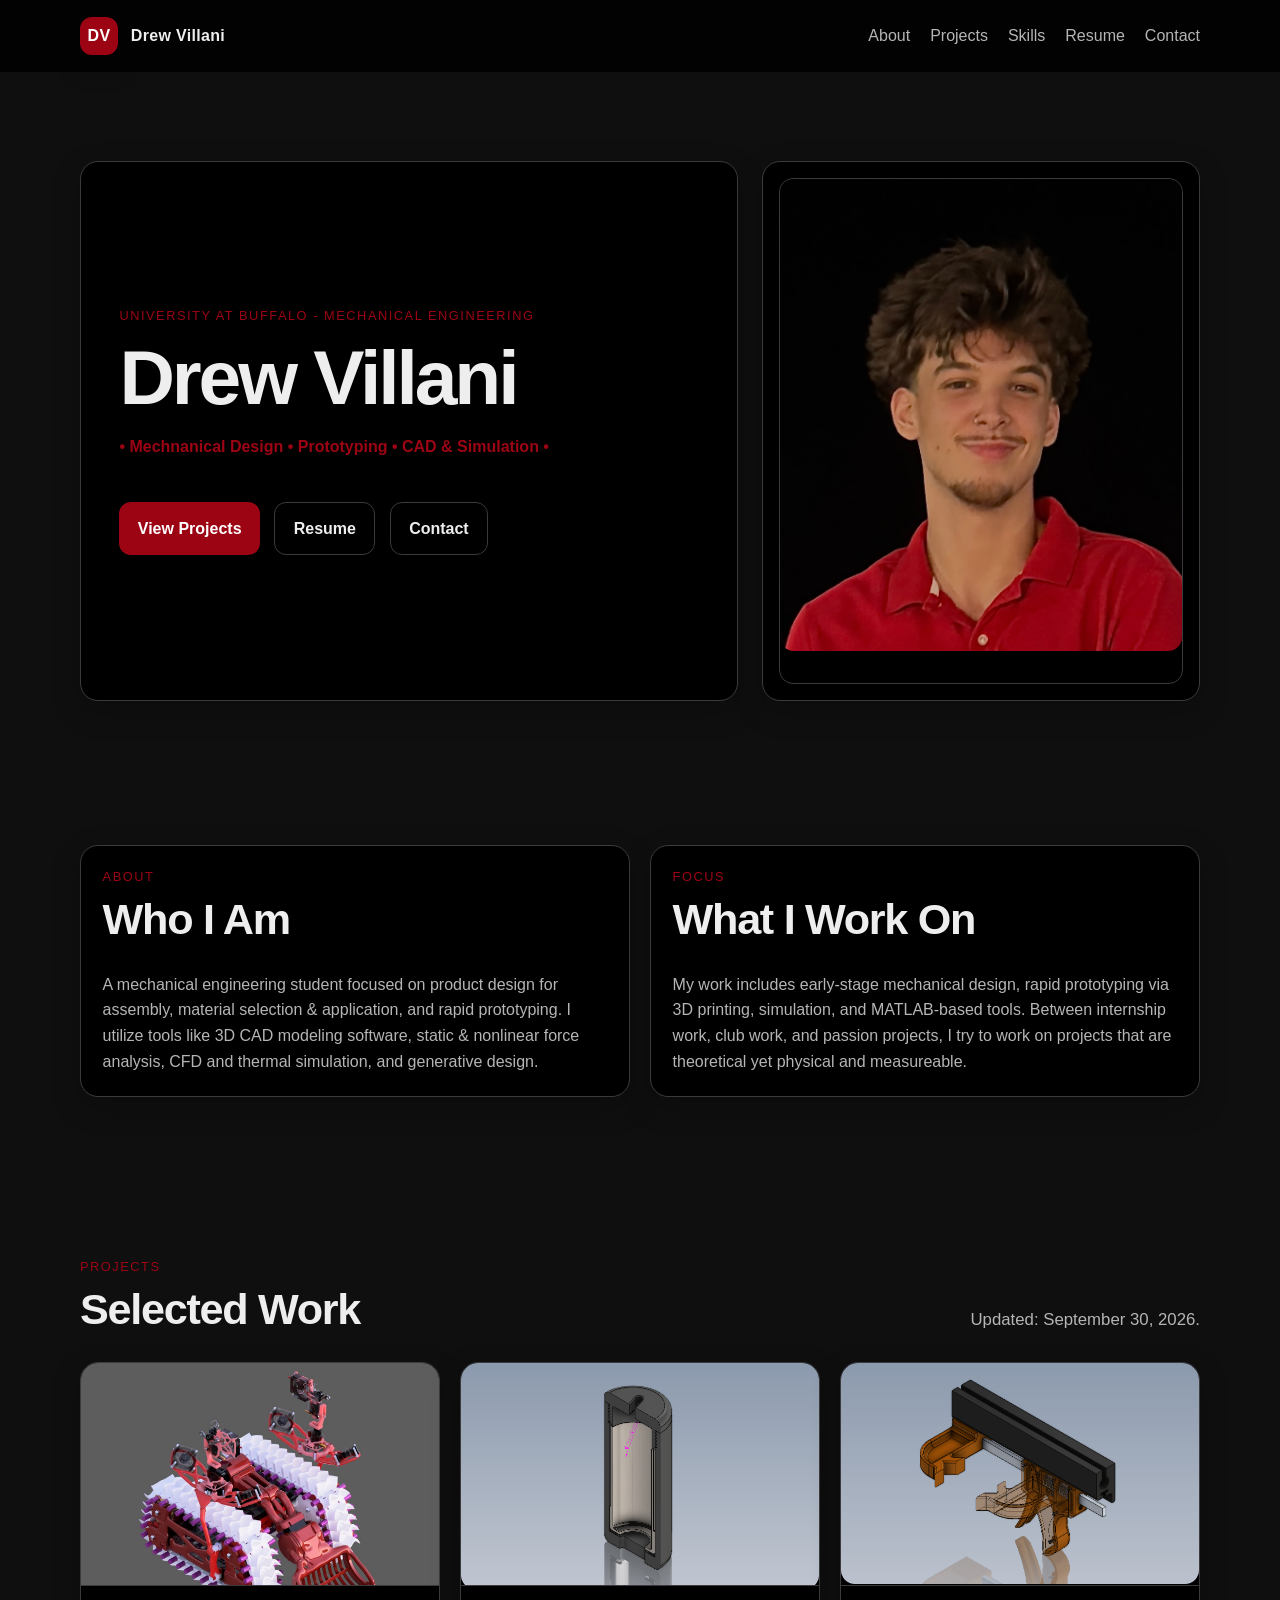
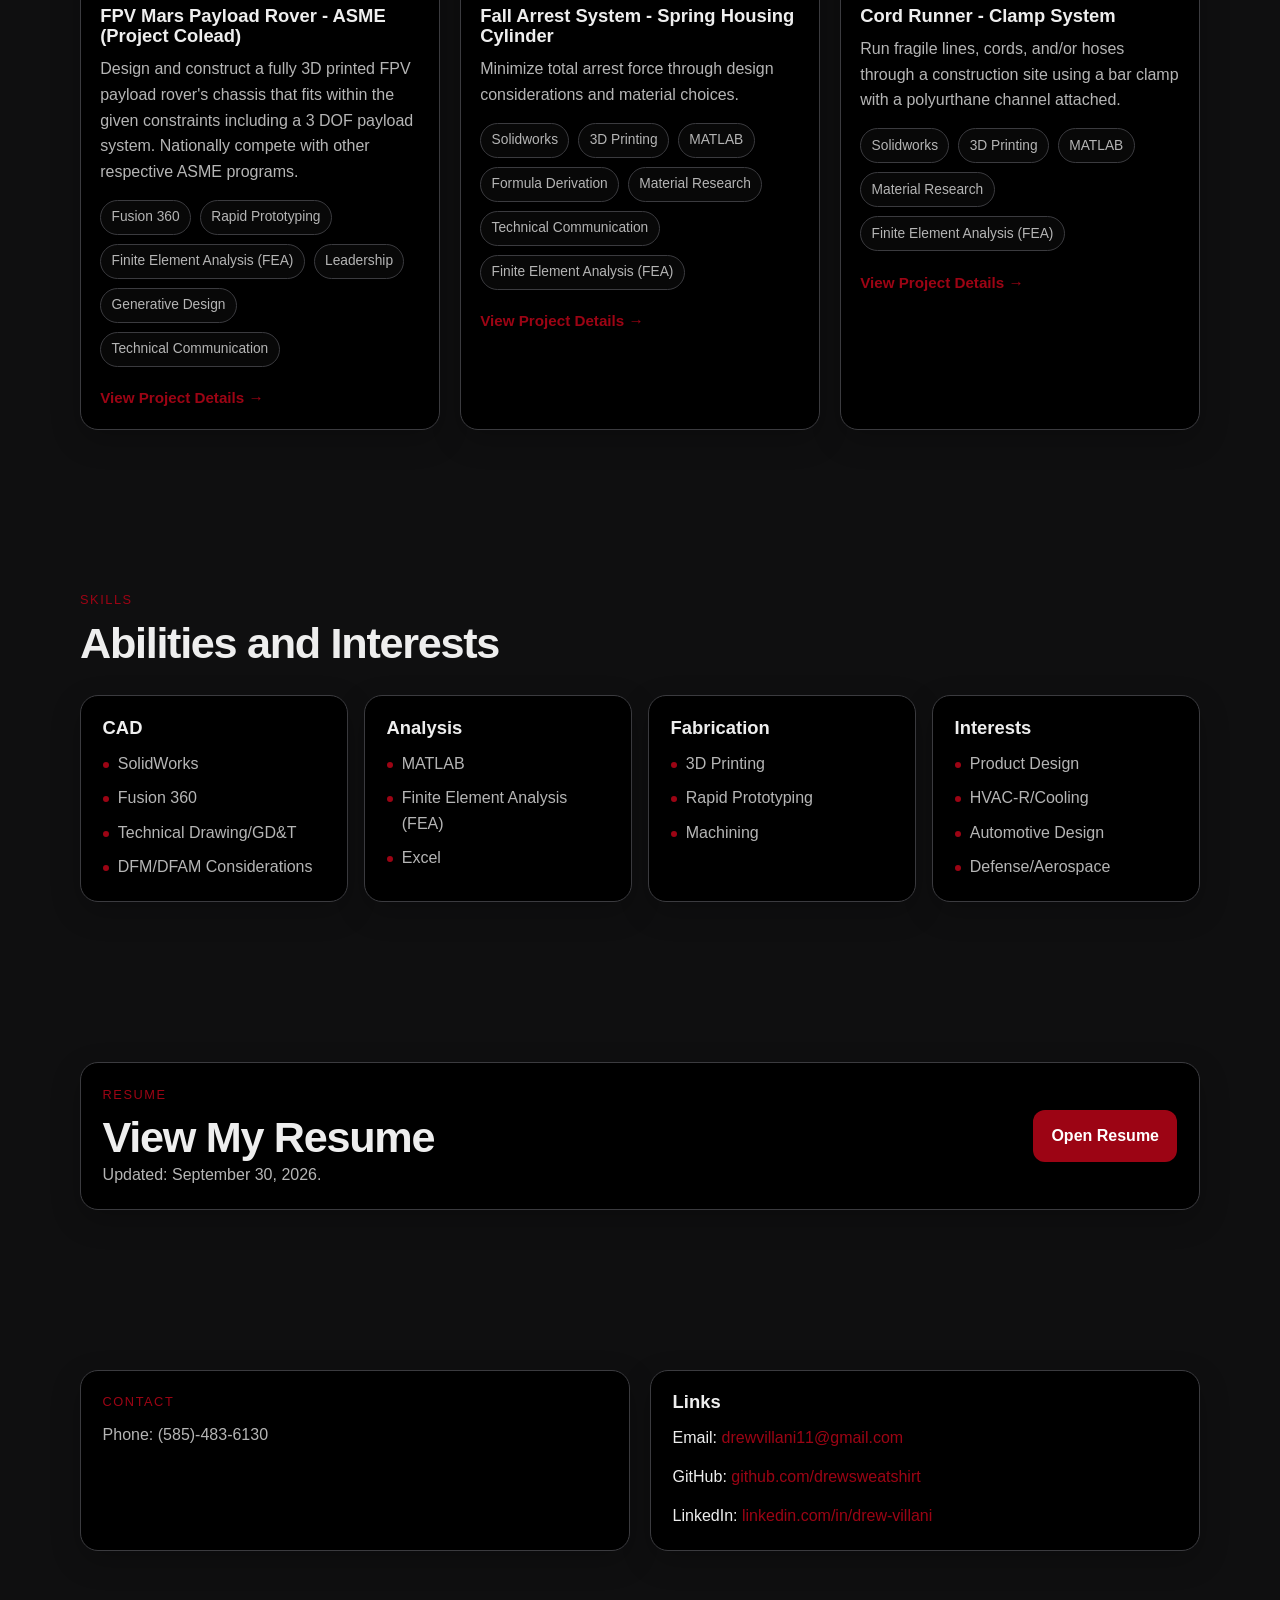
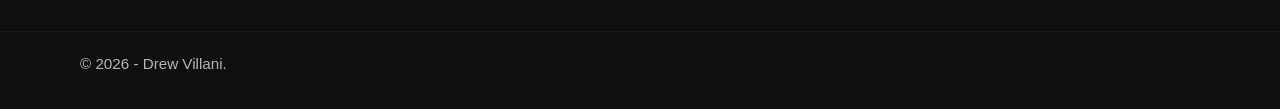
<file: index.html>
<!DOCTYPE html>
<html lang="en">
<head>
  <meta charset="UTF-8" />
  <meta name="viewport" content="width=device-width, initial-scale=1.0" />
  <title>Drew Villani - Eng. Portfolio</title>
  <link rel="icon" type="image/png" href="favicon.png">
  <style>
    :root {
      --bg: #0b0f14;
      --panel: #121821;
      --panel-2: #171f2b;
      --text: #e8eef7;
      --muted: #a8b3c2;
      --line: #253041;
      --accent: #7cc7ff;
      --accent-2: #c7f0ff;
      --max-width: 1120px;
      --radius: 18px;
      --shadow: 0 10px 30px rgba(0,0,0,0.22);
    }

    * {
      box-sizing: border-box;
      margin: 0;
      padding: 0;
    }

    html {
      scroll-behavior: smooth;
    }

    body {
      font-family: Inter, Arial, Helvetica, sans-serif;
      background: linear-gradient(180deg, #0b0f14 0%, #0d131b 100%);
      color: var(--text);
      line-height: 1.6;
    }

    img {
      display: block;
      width: 100%;
      height: auto;
      border-radius: 14px;
      object-fit: cover;
    }

    a {
      color: inherit;
      text-decoration: none;
    }

    .container {
      width: min(100% - 2rem, var(--max-width));
      margin-inline: auto;
    }

    .section {
      padding: 5rem 0;
    }

    .section-header {
      display: flex;
      justify-content: space-between;
      align-items: end;
      gap: 1rem;
      margin-bottom: 1.75rem;
      flex-wrap: wrap;
    }

    .eyebrow {
      font-size: 0.8rem;
      text-transform: uppercase;
      letter-spacing: 0.12em;
      color: var(--accent);
      margin-bottom: 0.55rem;
    }

    h1, h2, h3 {
      line-height: 1.1;
    }

    h1 {
      font-size: clamp(2.4rem, 6vw, 4.9rem);
      letter-spacing: -0.04em;
    }

    h2 {
      font-size: clamp(1.8rem, 4vw, 2.7rem);
      letter-spacing: -0.03em;
    }

    h3 {
      font-size: 1.15rem;
      margin-bottom: 0.65rem;
    }

    p {
      color: var(--muted);
    }

    .lead {
      max-width: 700px;
      font-size: 1.05rem;
    }

    .site-header {
      position: sticky;
      top: 0;
      z-index: 1000;
      backdrop-filter: blur(12px);
      background: rgba(11, 15, 20, 0.75);
      border-bottom: 1px solid rgba(255,255,255,0.05);
    }

    .nav {
      display: flex;
      justify-content: space-between;
      align-items: center;
      min-height: 72px;
      gap: 1rem;
    }

    .brand {
      display: flex;
      align-items: center;
      gap: 0.8rem;
      font-weight: 700;
      letter-spacing: 0.02em;
    }

    .brand-badge {
      width: 38px;
      height: 38px;
      border-radius: 12px;
      display: grid;
      place-items: center;
      color: #091018;
      background: linear-gradient(135deg, var(--accent), var(--accent-2));
      font-weight: 800;
      box-shadow: var(--shadow);
    }

    .nav-links {
      display: flex;
      gap: 1.25rem;
      flex-wrap: wrap;
    }

    .nav-links a {
      color: var(--muted);
      transition: color 0.2s ease;
    }

    .nav-links a:hover {
      color: var(--text);
    }

    .hero {
      padding: 5.5rem 0 4rem;
    }

    .hero-grid {
      display: grid;
      grid-template-columns: 1.2fr 0.8fr;
      gap: 1.5rem;
      align-items: stretch;
    }

    .hero-copy,
    .hero-card,
    .card,
    .project-card,
    .contact-card {
      background: linear-gradient(180deg, var(--panel) 0%, var(--panel-2) 100%);
      border: 1px solid var(--line);
      border-radius: var(--radius);
      box-shadow: var(--shadow);
    }

    .hero-copy {
      padding: clamp(1.4rem, 3vw, 2.5rem);
      display: flex;
      flex-direction: column;
      justify-content: center;
      min-height: 420px;
    }

    .hero-subtitle {
      margin: 0.9rem 0 1.25rem;
      color: var(--accent);
      font-size: 1rem;
      font-weight: 600;
    }

    .hero-actions {
      display: flex;
      gap: 0.9rem;
      flex-wrap: wrap;
      margin-top: 1.4rem;
    }

    .btn {
      display: inline-flex;
      align-items: center;
      justify-content: center;
      gap: 0.5rem;
      min-height: 46px;
      padding: 0.8rem 1.15rem;
      border-radius: 12px;
      border: 1px solid var(--line);
      font-weight: 600;
      transition: transform 0.2s ease, border-color 0.2s ease, background 0.2s ease;
    }

    .btn:hover {
      transform: translateY(-2px);
      border-color: #3a4b62;
    }

    .btn-primary {
      background: linear-gradient(135deg, var(--accent), var(--accent-2));
      color: #091018;
      border: none;
    }

    .btn-secondary {
      background: transparent;
      color: var(--text);
    }

    .hero-card {
      padding: 1rem;
      display: flex;
      flex-direction: column;
      gap: 1rem;
    }

    .hero-image {
      aspect-ratio: 4 / 5;
      overflow: hidden;
      border-radius: 14px;
      border: 1px solid var(--line);
      background: #0e141d;
    }

    .stats {
      display: grid;
      grid-template-columns: repeat(3, 1fr);
      gap: 0.75rem;
    }

    .stat {
      padding: 0.95rem;
      border: 1px solid var(--line);
      border-radius: 14px;
      background: rgba(255,255,255,0.02);
    }

    .stat strong {
      display: block;
      font-size: 1.15rem;
      color: var(--text);
      margin-bottom: 0.2rem;
    }

    .grid-2 {
      display: grid;
      grid-template-columns: 1fr 1fr;
      gap: 1.25rem;
    }

    .card {
      padding: 1.35rem;
    }

    .project-grid {
      display: grid;
      grid-template-columns: repeat(3, minmax(0, 1fr));
      gap: 1.25rem;
    }

    .project-card-link {
      display: block;
      color: inherit;
      text-decoration: none;
      transition: transform 0.22s ease;
      border-radius: var(--radius);
    }

    .project-card-link:hover {
      transform: scale(1.02);
    }

    .project-card-link .project-card {
      height: 100%;
      overflow: hidden;
      transition: box-shadow 0.22s ease, border-color 0.22s ease;
    }

    .project-card-link:hover .project-card {
      box-shadow: 0 16px 36px rgba(0,0,0,0.3);
      border-color: #3a4b62;
    }

    .project-image {
      aspect-ratio: 16 / 10;
      overflow: hidden;
      border-bottom: 1px solid var(--line);
      background: #0e141d;
    }

    .project-body {
      padding: 1.2rem;
    }

    .tags {
      display: flex;
      flex-wrap: wrap;
      gap: 0.55rem;
      margin: 0.95rem 0 1rem;
    }

    .tag {
      border: 1px solid var(--line);
      background: rgba(255,255,255,0.03);
      color: var(--muted);
      padding: 0.35rem 0.65rem;
      border-radius: 999px;
      font-size: 0.86rem;
    }

    .project-links {
      display: flex;
      gap: 0.8rem;
      flex-wrap: wrap;
    }

    .project-gallery-text {
      color: var(--accent);
      font-weight: 600;
      font-size: 0.95rem;
      display: inline-block;
      margin-top: 0.2rem;
    }

    .skills-grid {
      display: grid;
      grid-template-columns: repeat(4, minmax(0, 1fr));
      gap: 1rem;
    }

    .skill-list {
      list-style: none;
      display: grid;
      gap: 0.55rem;
      margin-top: 0.8rem;
    }

    .skill-list li {
      color: var(--muted);
      padding-left: 0.95rem;
      position: relative;
    }

    .skill-list li::before {
      content: "";
      position: absolute;
      left: 0;
      top: 0.7rem;
      width: 6px;
      height: 6px;
      border-radius: 50%;
      background: var(--accent);
    }

    .resume-box {
      display: flex;
      justify-content: space-between;
      align-items: center;
      gap: 1rem;
      flex-wrap: wrap;
    }

    .contact-grid {
      display: grid;
      grid-template-columns: 1fr 1fr;
      gap: 1.25rem;
    }

    .contact-card {
      padding: 1.35rem;
    }

    .contact-list {
      list-style: none;
      display: grid;
      gap: 0.85rem;
      margin-top: 0.75rem;
    }

    .contact-list a {
      color: var(--accent);
      word-break: break-word;
    }

    .site-footer {
      border-top: 1px solid rgba(255,255,255,0.06);
      padding: 1.25rem 0 2rem;
    }

    .site-footer p {
      font-size: 0.95rem;
    }

    @media (max-width: 980px) {
      .hero-grid,
      .grid-2,
      .project-grid,
      .skills-grid,
      .contact-grid {
        grid-template-columns: 1fr;
      }

      .stats {
        grid-template-columns: 1fr 1fr 1fr;
      }
    }

    @media (max-width: 640px) {
      .nav {
        flex-direction: column;
        align-items: flex-start;
        padding: 0.85rem 0;
      }

      .nav-links {
        gap: 0.85rem;
      }

      .hero {
        padding-top: 3.5rem;
      }

      .stats {
        grid-template-columns: 1fr;
      }

      .section {
        padding: 4rem 0;
      }
    }
  </style>
  <link rel="stylesheet" href="styles.css">
</head>
<body>
  <header class="site-header">
    <div class="container nav">
      <a href="#top" class="brand">
        <span class="brand-badge">DV</span>
        <span>Drew Villani</span>
      </a>
      <nav class="nav-links">
        <a href="#about">About</a>
        <a href="#projects">Projects</a>
        <a href="#skills">Skills</a>
        <a href="#resume">Resume</a>
        <a href="#contact">Contact</a>
      </nav>
    </div>
  </header>

  <main id="top">
    <section class="hero">
      <div class="container hero-grid">
        <div class="hero-copy">
          <p class="eyebrow">University at Buffalo - Mechanical Engineering</p>
          <h1>Drew Villani</h1>
          <p class="hero-subtitle">• Mechnanical Design • Prototyping • CAD & Simulation •</p>
          <div class="hero-actions">
            <a class="btn btn-primary" href="#projects">View Projects</a>
            <a class="btn btn-secondary" href="#resume">Resume</a>
            <a class="btn btn-secondary" href="#contact">Contact</a>
          </div>
        </div>

        <aside class="hero-card">
          <div class="hero-image">
            <img src="profile-picture2027.jpeg" alt="Profile or featured engineering project image" />
          </div>
        </aside>
      </div>
    </section>

    <section id="about" class="section">
      <div class="container grid-2">
        <div class="card">
          <div class="section-header">
            <div>
              <p class="eyebrow">About</p>
              <h2>Who I Am</h2>
            </div>
          </div>
          <p>
            A mechanical engineering student focused on product design for assembly, material selection & application, and rapid prototyping.
            I utilize tools like 3D CAD modeling software, static & nonlinear force analysis, CFD and thermal simulation, and generative design.
          </p>
        </div>

        <div class="card">
          <div class="section-header">
            <div>
              <p class="eyebrow">Focus</p>
              <h2>What I Work On</h2>
            </div>
          </div>
          <p>
            My work includes early-stage mechanical design, rapid prototyping via 3D printing, simulation, and MATLAB-based tools.
            Between internship work, club work, and passion projects, I try to work on projects that are theoretical yet physical and measureable.
          </p>
        </div>
      </div>
    </section>

    <section id="projects" class="section">
      <div class="container">
        <div class="section-header">
          <div>
            <p class="eyebrow">Projects</p>
            <h2>Selected Work</h2>
          </div>
          <p class="lead">Updated: September 30, 2026.</p>
        </div>

        <div class="project-grid">
          <a class="project-card-link" href="iam3d-images.html" target="_blank" rel="noopener noreferrer">
            <article class="project-card">
              <div class="project-image">
                <img src="asme-chassis-1.JPEG" alt="image not found!" />
              </div>
              <div class="project-body">
                <h3>FPV Mars Payload Rover - ASME (Project Colead)</h3>
                <p>
                  Design and construct a fully 3D printed FPV payload rover's chassis that fits within the given constraints including a 3 DOF payload system. Nationally compete with other respective ASME programs.
                </p>
                <div class="tags">
                  <span class="tag">Fusion 360</span>
                  <span class="tag">Rapid Prototyping</span>
                  <span class="tag">Finite Element Analysis (FEA)</span>
                  <span class="tag">Leadership</span>
                  <span class="tag">Generative Design</span>
                  <span class="tag">Technical Communication</span>
                </div>
                <div class="project-links">
                  <span class="project-gallery-text">View Project Details →</span>
                </div>
              </div>
            </article>
          </a>

          <a class="project-card-link" href="index.html" target="_blank" rel="noopener noreferrer">
            <article class="project-card">
              <div class="project-image">
                <img src="ots-springhousing-3.png" alt="image not found, please contact me" />
              </div>
              <div class="project-body">
                <h3>Fall Arrest System - Spring Housing Cylinder</h3>
                <p>
                  Minimize total arrest force through design considerations and material choices.
                </p>
                <div class="tags">
                  <span class="tag">Solidworks</span>
                  <span class="tag">3D Printing</span>
                  <span class="tag">MATLAB</span>
                  <span class="tag">Formula Derivation</span>
                  <span class="tag">Material Research</span>
                  <span class="tag">Technical Communication</span>
                  <span class="tag">Finite Element Analysis (FEA)</span>
                </div>
                <div class="project-links">
                  <span class="project-gallery-text">View Project Details →</span>
                </div>
              </div>
            </article>
          </a>

          <a class="project-card-link" href="cordclamp-images.html" target="_blank" rel="noopener noreferrer">
            <article class="project-card">
              <div class="project-image">
                <img src="ots-cordclamp-2.png" alt="image not found, please contact me" />
              </div>
              <div class="project-body">
                <h3>Cord Runner - Clamp System</h3>
                <p>
                  Run fragile lines, cords, and/or hoses through a construction site using a bar clamp with a polyurthane channel attached.
                </p>
                <div class="tags">
                  <span class="tag">Solidworks</span>
                  <span class="tag">3D Printing</span>
                  <span class="tag">MATLAB</span>
                  <span class="tag">Material Research</span>
                  <span class="tag">Finite Element Analysis (FEA)</span>
                </div>
                <div class="project-links">
                  <span class="project-gallery-text">View Project Details →</span>
                </div>
              </div>
            </article>
          </a>
        </div>
      </div>
    </section>

    <section id="skills" class="section">
      <div class="container">
        <div class="section-header">
          <div>
            <p class="eyebrow">Skills</p>
            <h2>Abilities and Interests</h2>
          </div>
        </div>

        <div class="skills-grid">
          <div class="card">
            <h3>CAD</h3>
            <ul class="skill-list">
              <li>SolidWorks</li>
              <li>Fusion 360</li>
              <li>Technical Drawing/GD&T</li>
              <li>DFM/DFAM Considerations</li>
            </ul>
          </div>

          <div class="card">
            <h3>Analysis</h3>
            <ul class="skill-list">
              <li>MATLAB</li>
              <li>Finite Element Analysis (FEA)</li>
              <li>Excel</li>
            </ul>
          </div>

          <div class="card">
            <h3>Fabrication</h3>
            <ul class="skill-list">
              <li>3D Printing</li>
              <li>Rapid Prototyping</li>
              <li>Machining</li>
            </ul>
          </div>

          <div class="card">
            <h3>Interests</h3>
            <ul class="skill-list">
              <li>Product Design</li>
              <li>HVAC-R/Cooling</li>
              <li>Automotive Design</li>
              <li>Defense/Aerospace</li>
            </ul>
          </div>
        </div>
      </div>
    </section>

    <section id="resume" class="section">
      <div class="container">
        <div class="card resume-box">
          <div>
            <p class="eyebrow">Resume</p>
            <h2>View My Resume</h2>
            <p>Updated: September 30, 2026.</p>
          </div>
          <a class="btn btn-primary" href="drew_villani_engineering_resume.pdf" target="_blank" rel="noopener noreferrer">Open Resume</a>
        </div>
      </div>
    </section>

    <section id="contact" class="section">
      <div class="container contact-grid">
        <div class="contact-card">
          <p class="eyebrow">Contact</p>
          <p>Phone: <a href="tel:15854836130">(585)-483-6130</a></p>
        </div>

        <div class="contact-card">
          <h3>Links</h3>
          <ul class="contact-list">
            <li>Email: <a href="mailto:drewvillani11@gmail.com">drewvillani11@gmail.com</a></li>
            <li>GitHub: <a href="https://github.com/drewsweatshirt" target="_blank" rel="noopener noreferrer">github.com/drewsweatshirt</a></li>
            <li>LinkedIn: <a href="https://linkedin.com/in/drew-villani" target="_blank" rel="noopener noreferrer">linkedin.com/in/drew-villani</a></li>
          </ul>
        </div>
      </div>
    </section>
  </main>

  <footer class="site-footer">
    <div class="container">
      <p>© 2026 - Drew Villani.</p>
    </div>
  </footer>
</body>
</html>
</file>
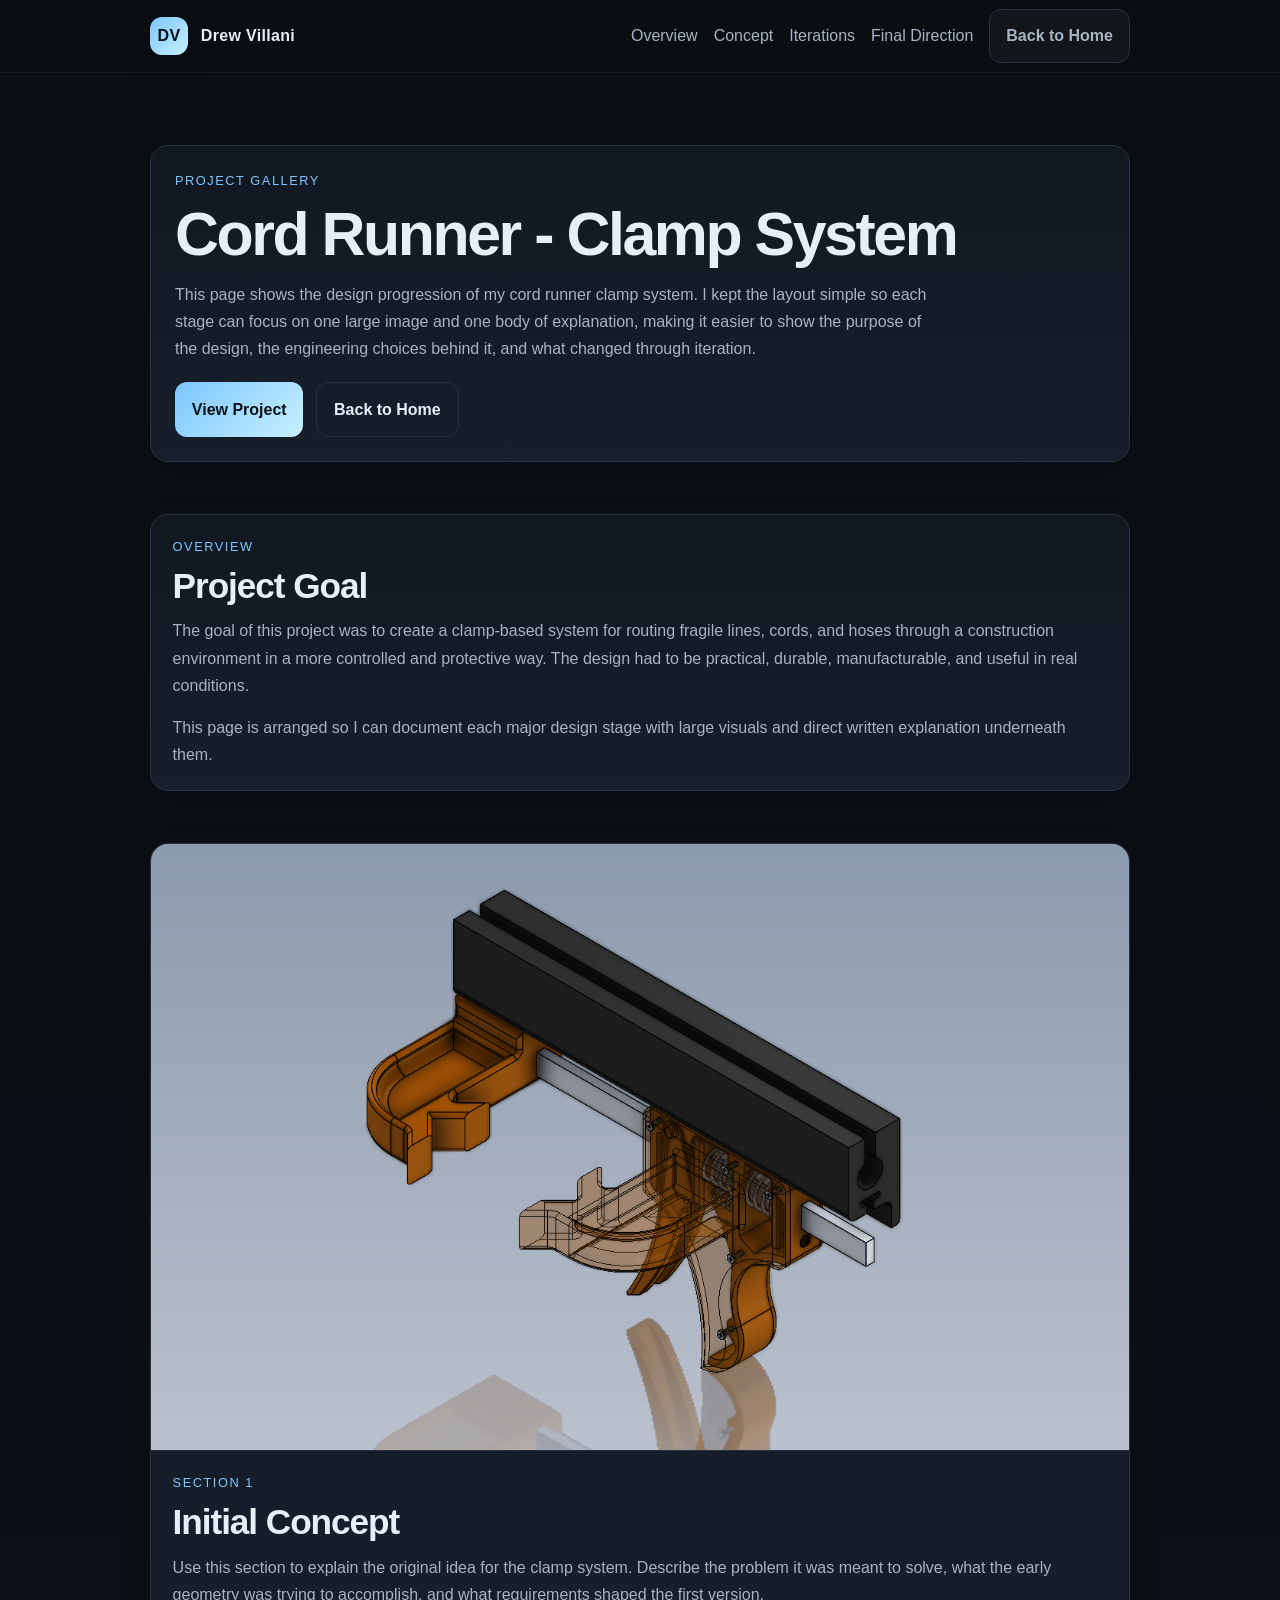
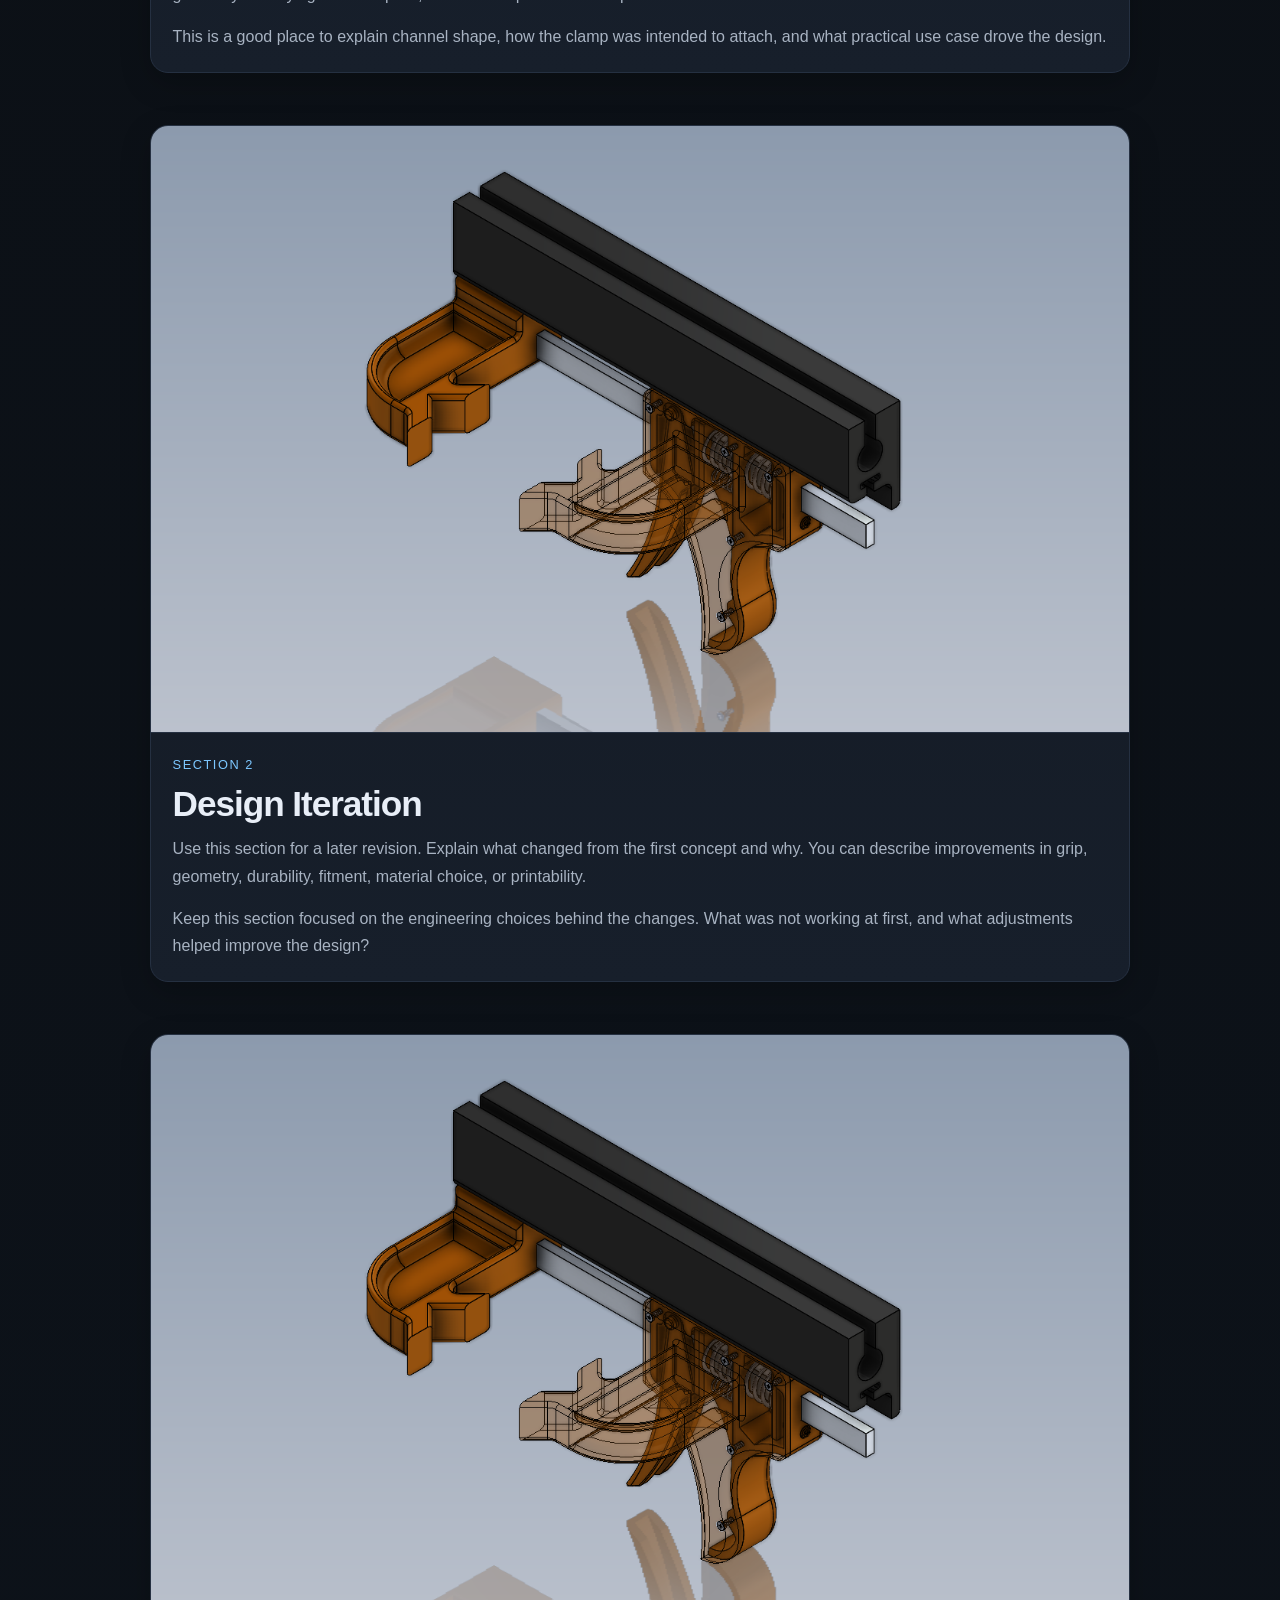
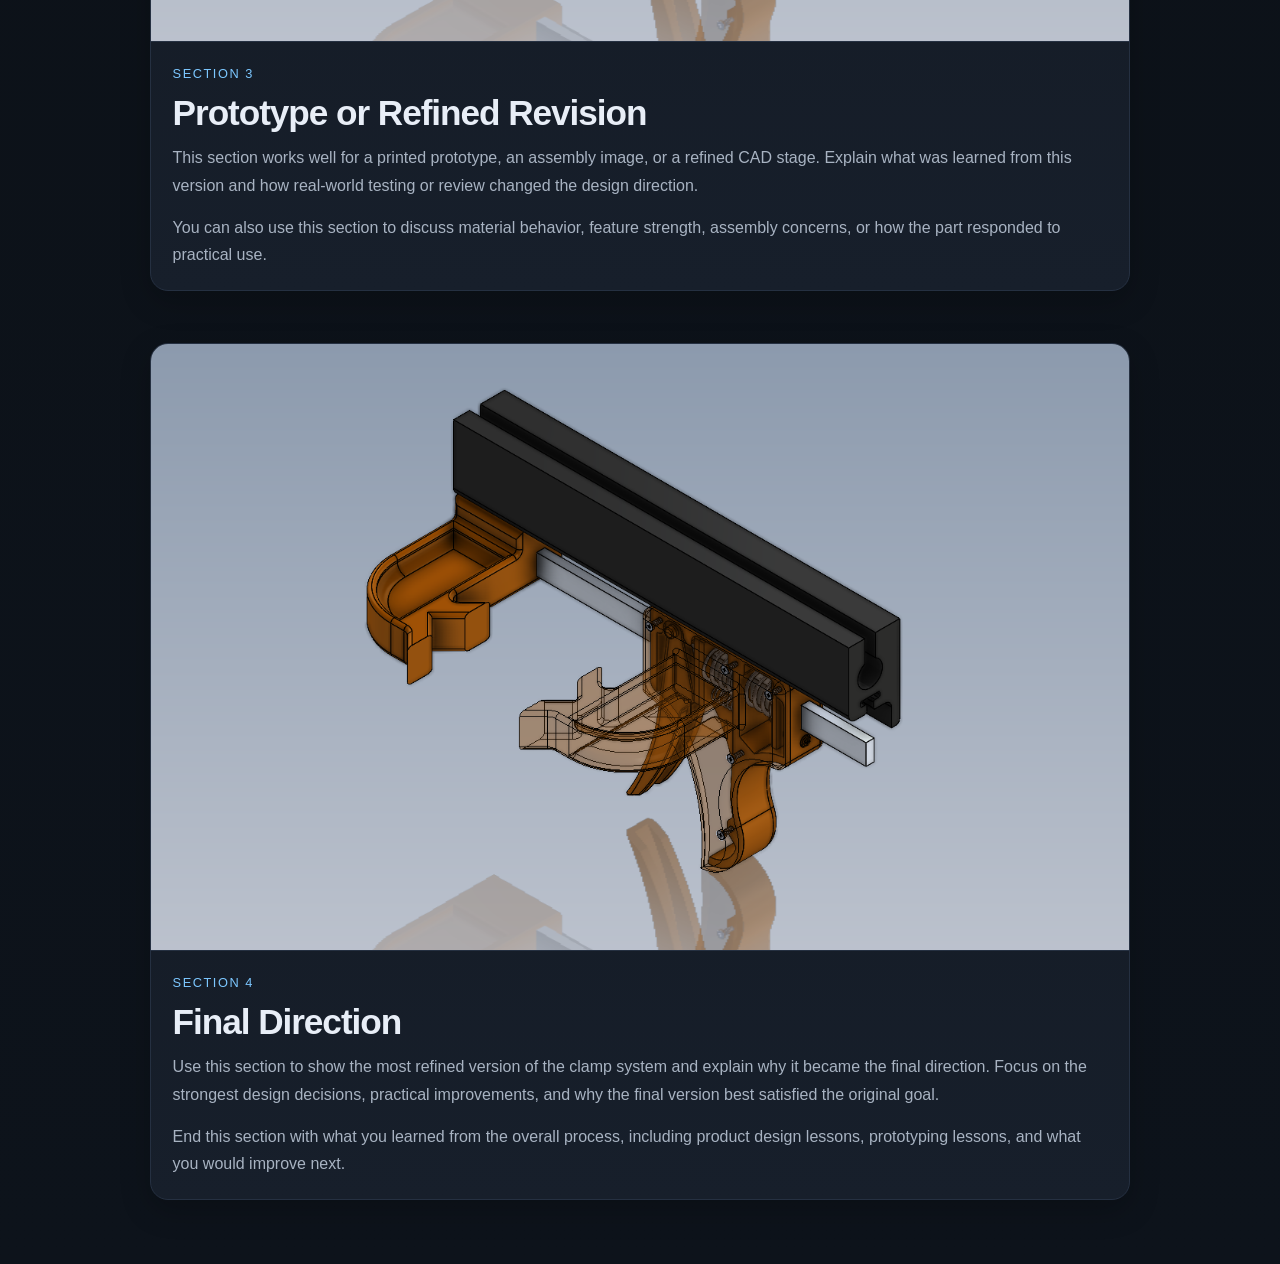
<file: cordclamp-images.html>
<!DOCTYPE html>
<html lang="en">
<head>
  <meta charset="UTF-8" />
  <meta name="viewport" content="width=device-width, initial-scale=1.0" />
  <title>Cord Runner - Clamp System | Drew Villani</title>
  <link rel="icon" type="image/png" href="favicon.png">
  <style>
    :root {
      --bg: #0b0f14;
      --panel: #121821;
      --panel-2: #171f2b;
      --text: #e8eef7;
      --muted: #a8b3c2;
      --line: #253041;
      --accent: #7cc7ff;
      --accent-2: #c7f0ff;
      --max-width: 980px;
      --radius: 18px;
      --shadow: 0 10px 30px rgba(0,0,0,0.22);
    }

    * {
      box-sizing: border-box;
      margin: 0;
      padding: 0;
    }

    html {
      scroll-behavior: smooth;
    }

    body {
      font-family: Inter, Arial, Helvetica, sans-serif;
      background: linear-gradient(180deg, #0b0f14 0%, #0d131b 100%);
      color: var(--text);
      line-height: 1.7;
    }

    a {
      color: inherit;
      text-decoration: none;
    }

    img {
      display: block;
      width: 100%;
      height: auto;
      object-fit: cover;
    }

    .container {
      width: min(100% - 2rem, var(--max-width));
      margin-inline: auto;
    }

    .site-header {
      position: sticky;
      top: 0;
      z-index: 1000;
      backdrop-filter: blur(12px);
      background: rgba(11, 15, 20, 0.78);
      border-bottom: 1px solid rgba(255,255,255,0.05);
    }

    .nav {
      min-height: 72px;
      display: flex;
      justify-content: space-between;
      align-items: center;
      gap: 1rem;
      flex-wrap: wrap;
    }

    .brand {
      display: flex;
      align-items: center;
      gap: 0.8rem;
      font-weight: 700;
      letter-spacing: 0.02em;
    }

    .brand-badge {
      width: 38px;
      height: 38px;
      border-radius: 12px;
      display: grid;
      place-items: center;
      color: #091018;
      background: linear-gradient(135deg, var(--accent), var(--accent-2));
      font-weight: 800;
      box-shadow: var(--shadow);
    }

    .nav-links {
      display: flex;
      flex-wrap: wrap;
      gap: 1rem;
      align-items: center;
    }

    .nav-links a {
      color: var(--muted);
      transition: color 0.2s ease;
    }

    .nav-links a:hover {
      color: var(--text);
    }

    .home-link {
      padding: 0.75rem 1rem;
      border-radius: 12px;
      border: 1px solid var(--line);
      background: rgba(255,255,255,0.03);
      color: var(--text);
      font-weight: 600;
    }

    .hero {
      padding: 4.5rem 0 2rem;
    }

    .hero-card,
    .content-block {
      background: linear-gradient(180deg, var(--panel) 0%, var(--panel-2) 100%);
      border: 1px solid var(--line);
      border-radius: var(--radius);
      box-shadow: var(--shadow);
    }

    .hero-card {
      padding: 1.5rem;
    }

    .eyebrow {
      font-size: 0.8rem;
      text-transform: uppercase;
      letter-spacing: 0.12em;
      color: var(--accent);
      margin-bottom: 0.55rem;
    }

    h1, h2, h3 {
      line-height: 1.1;
    }

    h1 {
      font-size: clamp(2.2rem, 5vw, 3.8rem);
      letter-spacing: -0.04em;
      margin-bottom: 0.85rem;
    }

    h2 {
      font-size: clamp(1.5rem, 3vw, 2.2rem);
      letter-spacing: -0.03em;
      margin-bottom: 0.75rem;
    }

    p {
      color: var(--muted);
    }

    .hero-text {
      max-width: 760px;
    }

    .hero-actions {
      display: flex;
      flex-wrap: wrap;
      gap: 0.8rem;
      margin-top: 1.2rem;
    }

    .btn {
      display: inline-flex;
      align-items: center;
      justify-content: center;
      min-height: 44px;
      padding: 0.8rem 1.05rem;
      border-radius: 12px;
      border: 1px solid var(--line);
      font-weight: 600;
      transition: transform 0.2s ease, border-color 0.2s ease;
    }

    .btn:hover {
      transform: translateY(-2px);
      border-color: #3a4b62;
    }

    .btn-primary {
      background: linear-gradient(135deg, var(--accent), var(--accent-2));
      color: #091018;
      border: none;
    }

    .btn-secondary {
      background: transparent;
      color: var(--text);
    }

    .section {
      padding: 1.25rem 0 2rem;
    }

    .content-block {
      overflow: hidden;
    }

    .image-wrap {
      background: #0e141d;
      border-bottom: 1px solid var(--line);
    }

    .image-wrap img {
      max-height: 620px;
    }

    .text-wrap {
      padding: 1.35rem;
    }

    .text-wrap p + p {
      margin-top: 0.95rem;
    }

    .footer-space {
      height: 2rem;
    }

    @media (max-width: 640px) {
      .nav {
        padding: 0.9rem 0;
      }

      .hero {
        padding-top: 3.5rem;
      }

      .text-wrap {
        padding: 1.1rem;
      }
    }
  </style>
</head>
<body>
  <header class="site-header">
    <div class="container nav">
      <a href="index.html" class="brand">
        <span class="brand-badge">DV</span>
        <span>Drew Villani</span>
      </a>

      <nav class="nav-links">
        <a href="#overview">Overview</a>
        <a href="#concept">Concept</a>
        <a href="#iterations">Iterations</a>
        <a href="#final">Final Direction</a>
        <a class="home-link" href="index.html">Back to Home</a>
      </nav>
    </div>
  </header>

  <main>
    <section class="hero">
      <div class="container">
        <div class="hero-card">
          <p class="eyebrow">Project Gallery</p>
          <h1>Cord Runner - Clamp System</h1>
          <p class="hero-text">
            This page shows the design progression of my cord runner clamp system. I kept the layout simple so each stage can focus on one large image and one body of explanation, making it easier to show the purpose of the design, the engineering choices behind it, and what changed through iteration.
          </p>

          <div class="hero-actions">
            <a class="btn btn-primary" href="#concept">View Project</a>
            <a class="btn btn-secondary" href="index.html">Back to Home</a>
          </div>
        </div>
      </div>
    </section>

    <section id="overview" class="section">
      <div class="container">
        <div class="content-block">
          <div class="text-wrap">
            <p class="eyebrow">Overview</p>
            <h2>Project Goal</h2>
            <p>
              The goal of this project was to create a clamp-based system for routing fragile lines, cords, and hoses through a construction environment in a more controlled and protective way. The design had to be practical, durable, manufacturable, and useful in real conditions.
            </p>
            <p>
              This page is arranged so I can document each major design stage with large visuals and direct written explanation underneath them.
            </p>
          </div>
        </div>
      </div>
    </section>

    <section id="concept" class="section">
      <div class="container">
        <div class="content-block">
          <div class="image-wrap">
            <img src="ots-cordclamp-2.png" alt="Initial cord runner clamp system concept">
          </div>
          <div class="text-wrap">
            <p class="eyebrow">Section 1</p>
            <h2>Initial Concept</h2>
            <p>
              Use this section to explain the original idea for the clamp system. Describe the problem it was meant to solve, what the early geometry was trying to accomplish, and what requirements shaped the first version.
            </p>
            <p>
              This is a good place to explain channel shape, how the clamp was intended to attach, and what practical use case drove the design.
            </p>
          </div>
        </div>
      </div>
    </section>

    <section id="iterations" class="section">
      <div class="container">
        <div class="content-block">
          <div class="image-wrap">
            <img src="ots-cordclamp-2.png" alt="Cord runner clamp design iteration">
          </div>
          <div class="text-wrap">
            <p class="eyebrow">Section 2</p>
            <h2>Design Iteration</h2>
            <p>
              Use this section for a later revision. Explain what changed from the first concept and why. You can describe improvements in grip, geometry, durability, fitment, material choice, or printability.
            </p>
            <p>
              Keep this section focused on the engineering choices behind the changes. What was not working at first, and what adjustments helped improve the design?
            </p>
          </div>
        </div>
      </div>
    </section>

    <section class="section">
      <div class="container">
        <div class="content-block">
          <div class="image-wrap">
            <img src="ots-cordclamp-2.png" alt="Cord runner clamp prototype or refined model">
          </div>
          <div class="text-wrap">
            <p class="eyebrow">Section 3</p>
            <h2>Prototype or Refined Revision</h2>
            <p>
              This section works well for a printed prototype, an assembly image, or a refined CAD stage. Explain what was learned from this version and how real-world testing or review changed the design direction.
            </p>
            <p>
              You can also use this section to discuss material behavior, feature strength, assembly concerns, or how the part responded to practical use.
            </p>
          </div>
        </div>
      </div>
    </section>

    <section id="final" class="section">
      <div class="container">
        <div class="content-block">
          <div class="image-wrap">
            <img src="ots-cordclamp-2.png" alt="Final cord runner clamp system direction">
          </div>
          <div class="text-wrap">
            <p class="eyebrow">Section 4</p>
            <h2>Final Direction</h2>
            <p>
              Use this section to show the most refined version of the clamp system and explain why it became the final direction. Focus on the strongest design decisions, practical improvements, and why the final version best satisfied the original goal.
            </p>
            <p>
              End this section with what you learned from the overall process, including product design lessons, prototyping lessons, and what you would improve next.
            </p>
          </div>
        </div>
      </div>
    </section>

    <div class="footer-space"></div>
  </main>
</body>
</html>
</file>
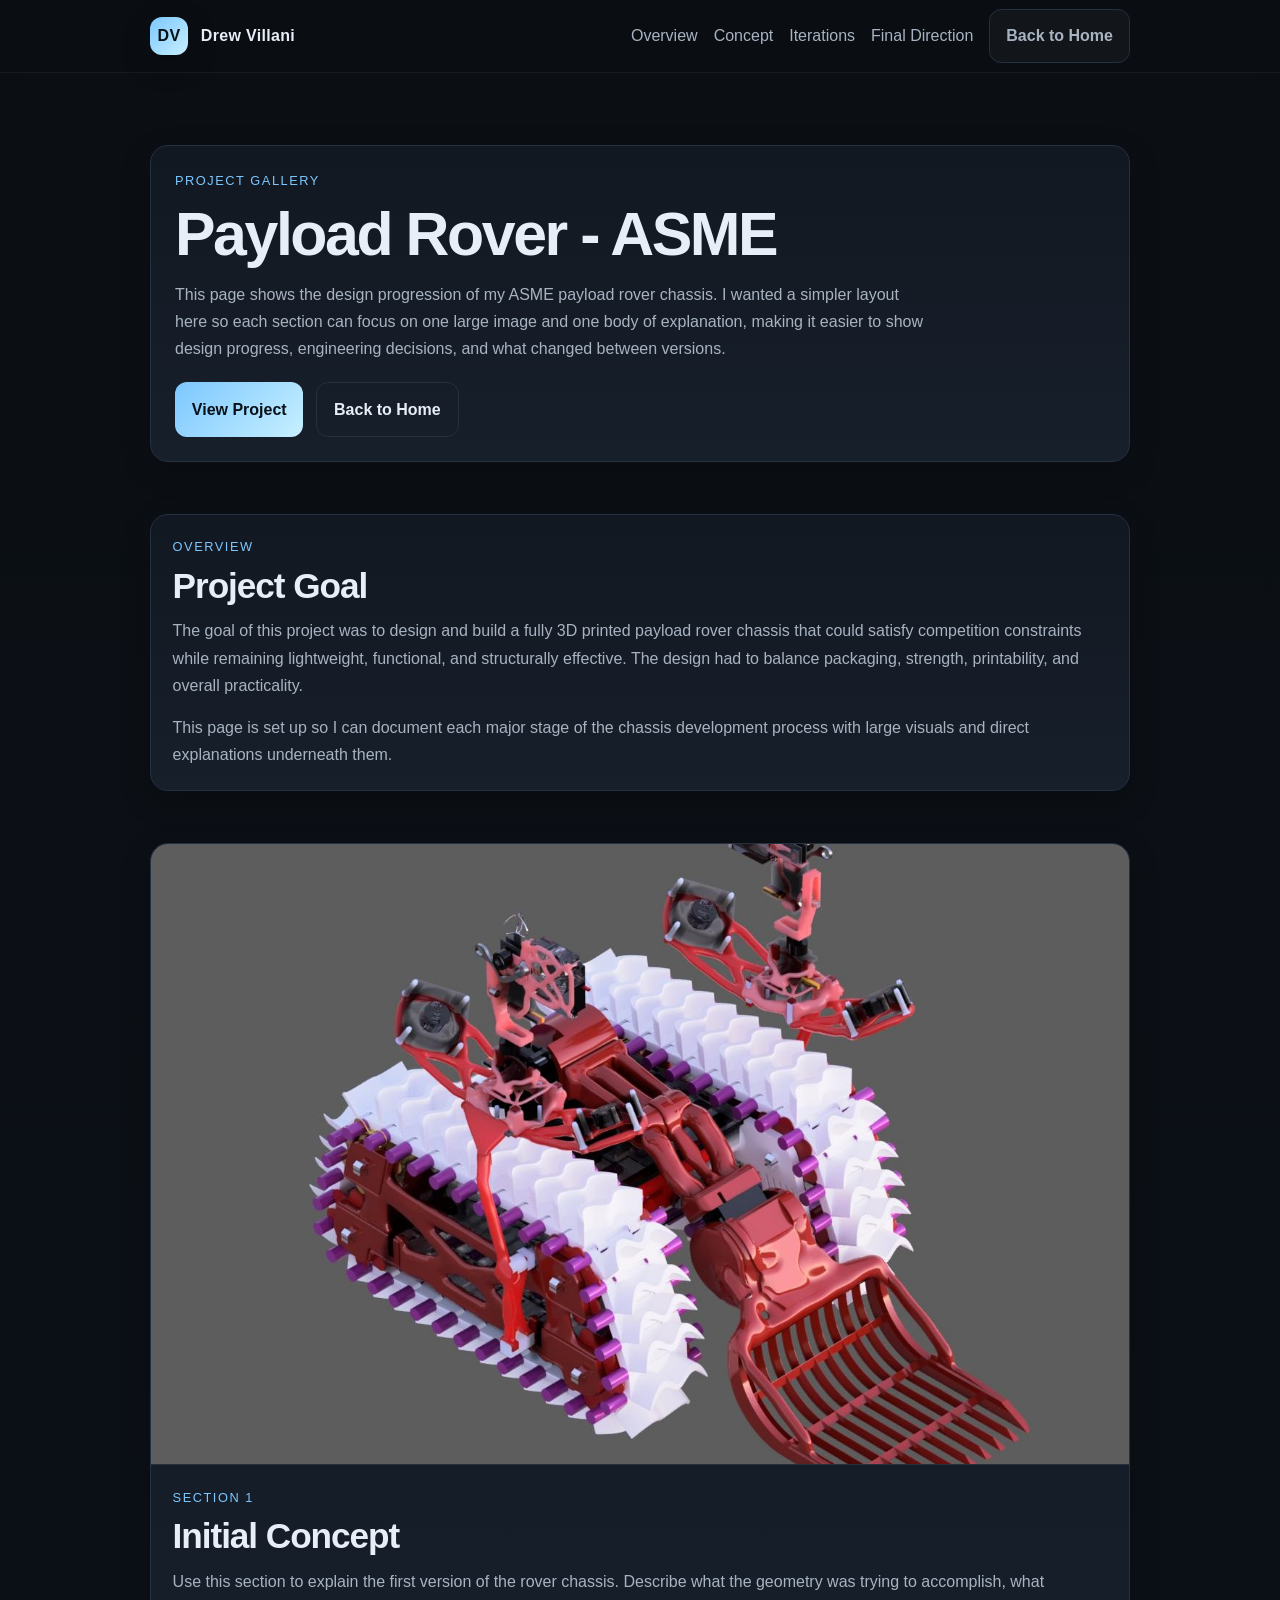
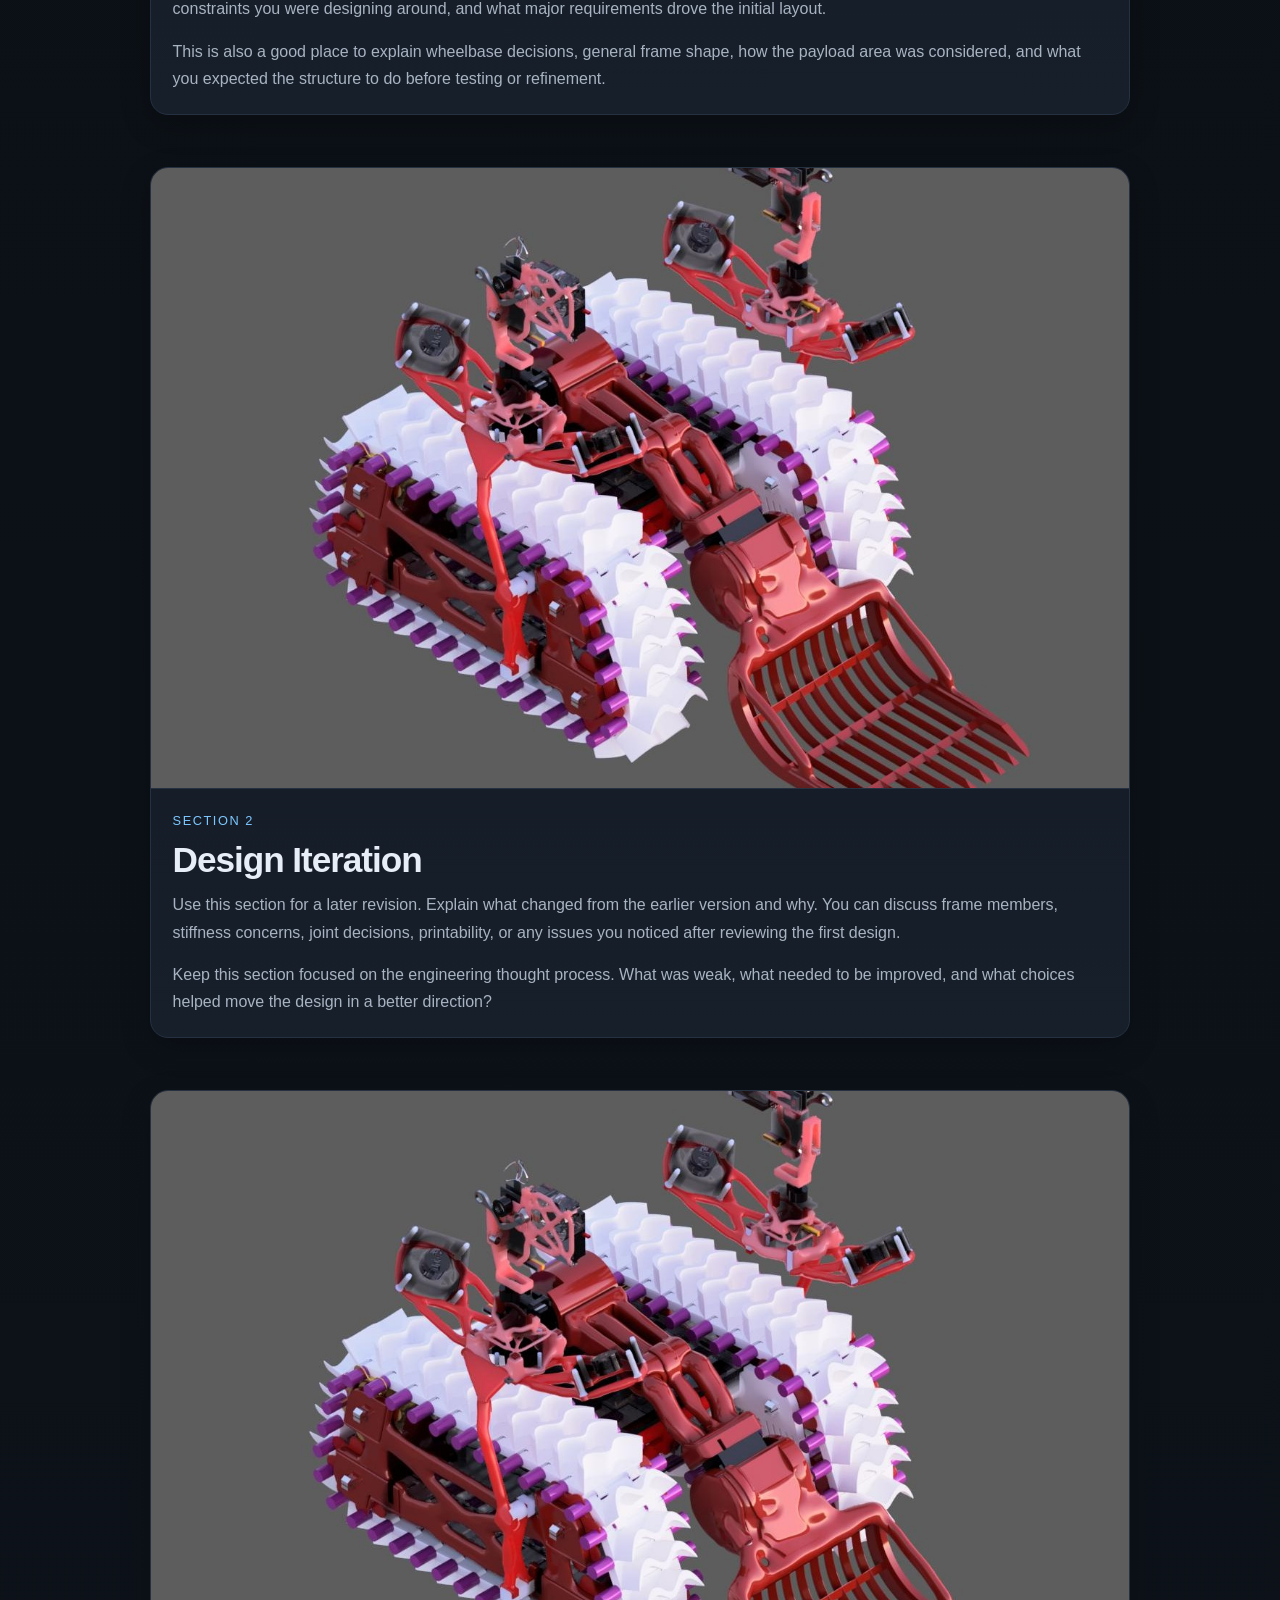
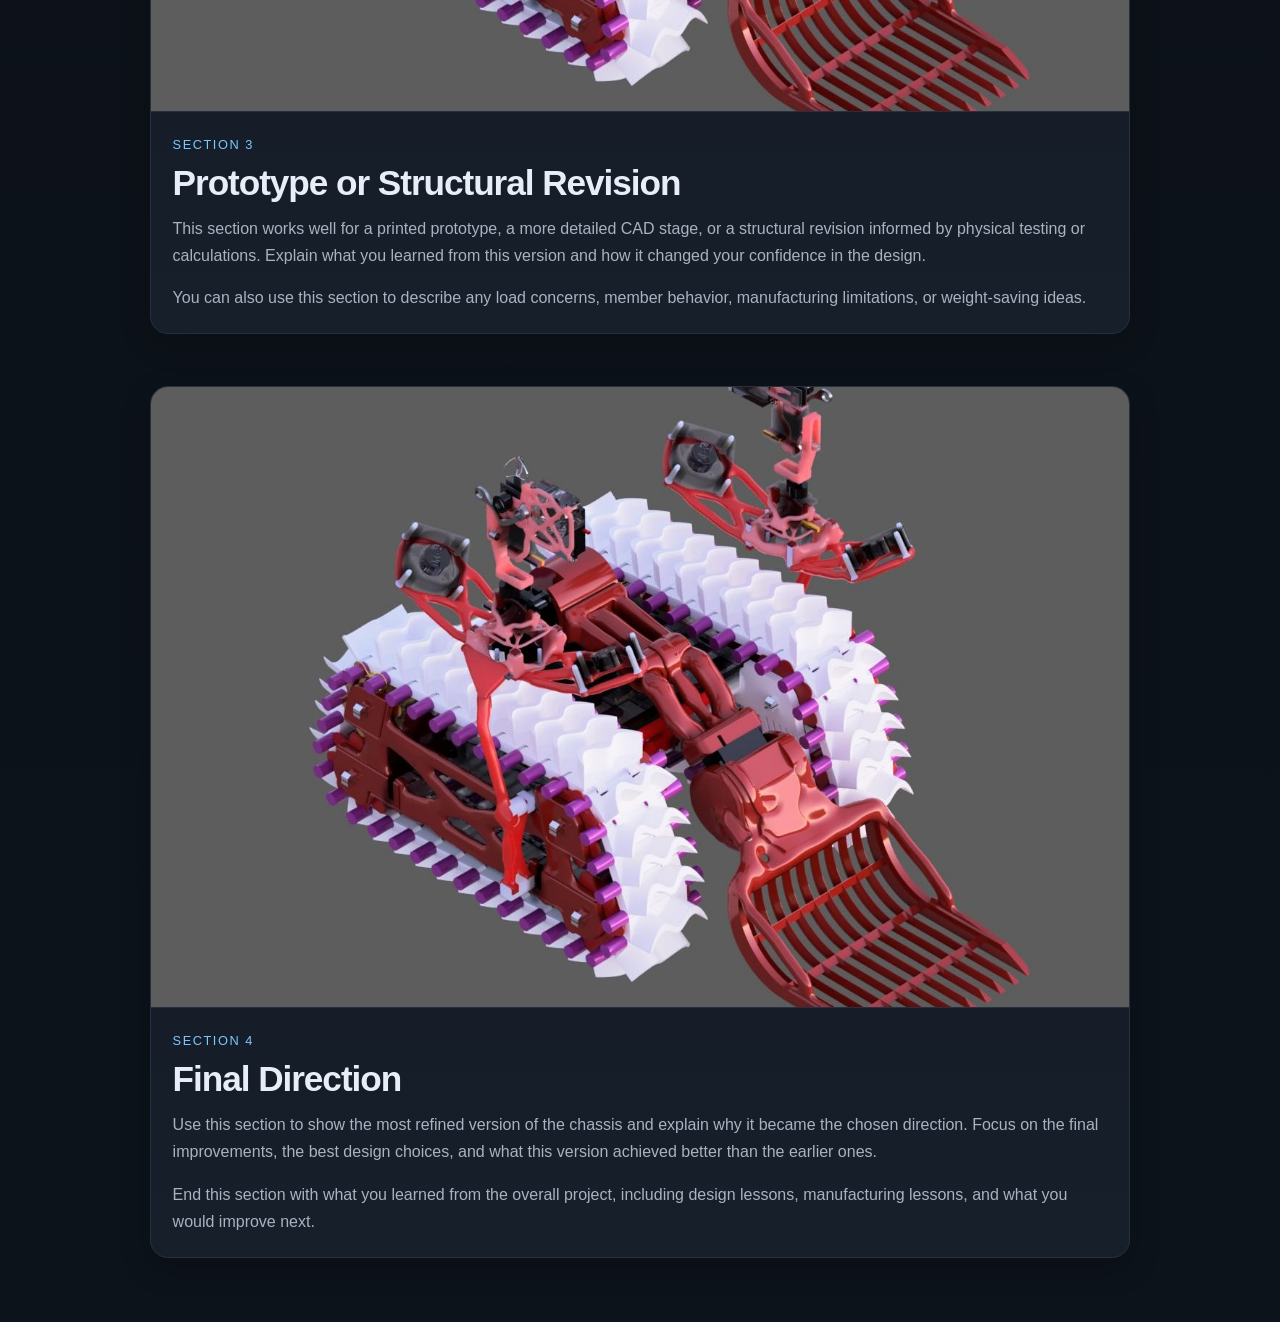
<file: springhousing-images.html>
<!DOCTYPE html>
<html lang="en">
<head>
  <meta charset="UTF-8" />
  <meta name="viewport" content="width=device-width, initial-scale=1.0" />
  <title>Payload Rover - ASME | Drew Villani</title>
  <link rel="icon" type="image/png" href="favicon.png">
  <style>
    :root {
      --bg: #0b0f14;
      --panel: #121821;
      --panel-2: #171f2b;
      --text: #e8eef7;
      --muted: #a8b3c2;
      --line: #253041;
      --accent: #7cc7ff;
      --accent-2: #c7f0ff;
      --max-width: 980px;
      --radius: 18px;
      --shadow: 0 10px 30px rgba(0,0,0,0.22);
    }

    * {
      box-sizing: border-box;
      margin: 0;
      padding: 0;
    }

    html {
      scroll-behavior: smooth;
    }

    body {
      font-family: Inter, Arial, Helvetica, sans-serif;
      background: linear-gradient(180deg, #0b0f14 0%, #0d131b 100%);
      color: var(--text);
      line-height: 1.7;
    }

    a {
      color: inherit;
      text-decoration: none;
    }

    img {
      display: block;
      width: 100%;
      height: auto;
      object-fit: cover;
    }

    .container {
      width: min(100% - 2rem, var(--max-width));
      margin-inline: auto;
    }

    .site-header {
      position: sticky;
      top: 0;
      z-index: 1000;
      backdrop-filter: blur(12px);
      background: rgba(11, 15, 20, 0.78);
      border-bottom: 1px solid rgba(255,255,255,0.05);
    }

    .nav {
      min-height: 72px;
      display: flex;
      justify-content: space-between;
      align-items: center;
      gap: 1rem;
      flex-wrap: wrap;
    }

    .brand {
      display: flex;
      align-items: center;
      gap: 0.8rem;
      font-weight: 700;
      letter-spacing: 0.02em;
    }

    .brand-badge {
      width: 38px;
      height: 38px;
      border-radius: 12px;
      display: grid;
      place-items: center;
      color: #091018;
      background: linear-gradient(135deg, var(--accent), var(--accent-2));
      font-weight: 800;
      box-shadow: var(--shadow);
    }

    .nav-links {
      display: flex;
      flex-wrap: wrap;
      gap: 1rem;
      align-items: center;
    }

    .nav-links a {
      color: var(--muted);
      transition: color 0.2s ease;
    }

    .nav-links a:hover {
      color: var(--text);
    }

    .home-link {
      padding: 0.75rem 1rem;
      border-radius: 12px;
      border: 1px solid var(--line);
      background: rgba(255,255,255,0.03);
      color: var(--text);
      font-weight: 600;
    }

    .hero {
      padding: 4.5rem 0 2rem;
    }

    .hero-card,
    .content-block {
      background: linear-gradient(180deg, var(--panel) 0%, var(--panel-2) 100%);
      border: 1px solid var(--line);
      border-radius: var(--radius);
      box-shadow: var(--shadow);
    }

    .hero-card {
      padding: 1.5rem;
    }

    .eyebrow {
      font-size: 0.8rem;
      text-transform: uppercase;
      letter-spacing: 0.12em;
      color: var(--accent);
      margin-bottom: 0.55rem;
    }

    h1, h2, h3 {
      line-height: 1.1;
    }

    h1 {
      font-size: clamp(2.2rem, 5vw, 3.8rem);
      letter-spacing: -0.04em;
      margin-bottom: 0.85rem;
    }

    h2 {
      font-size: clamp(1.5rem, 3vw, 2.2rem);
      letter-spacing: -0.03em;
      margin-bottom: 0.75rem;
    }

    p {
      color: var(--muted);
    }

    .hero-text {
      max-width: 760px;
    }

    .hero-actions {
      display: flex;
      flex-wrap: wrap;
      gap: 0.8rem;
      margin-top: 1.2rem;
    }

    .btn {
      display: inline-flex;
      align-items: center;
      justify-content: center;
      min-height: 44px;
      padding: 0.8rem 1.05rem;
      border-radius: 12px;
      border: 1px solid var(--line);
      font-weight: 600;
      transition: transform 0.2s ease, border-color 0.2s ease;
    }

    .btn:hover {
      transform: translateY(-2px);
      border-color: #3a4b62;
    }

    .btn-primary {
      background: linear-gradient(135deg, var(--accent), var(--accent-2));
      color: #091018;
      border: none;
    }

    .btn-secondary {
      background: transparent;
      color: var(--text);
    }

    .section {
      padding: 1.25rem 0 2rem;
    }

    .content-block {
      overflow: hidden;
    }

    .image-wrap {
      background: #0e141d;
      border-bottom: 1px solid var(--line);
    }

    .image-wrap img {
      max-height: 620px;
    }

    .text-wrap {
      padding: 1.35rem;
    }

    .text-wrap p + p {
      margin-top: 0.95rem;
    }

    .footer-space {
      height: 2rem;
    }

    @media (max-width: 640px) {
      .nav {
        padding: 0.9rem 0;
      }

      .hero {
        padding-top: 3.5rem;
      }

      .text-wrap {
        padding: 1.1rem;
      }
    }
  </style>
</head>
<body>
  <header class="site-header">
    <div class="container nav">
      <a href="index.html" class="brand">
        <span class="brand-badge">DV</span>
        <span>Drew Villani</span>
      </a>

      <nav class="nav-links">
        <a href="#overview">Overview</a>
        <a href="#concept">Concept</a>
        <a href="#iterations">Iterations</a>
        <a href="#final">Final Direction</a>
        <a class="home-link" href="index.html">Back to Home</a>
      </nav>
    </div>
  </header>

  <main>
    <section class="hero">
      <div class="container">
        <div class="hero-card">
          <p class="eyebrow">Project Gallery</p>
          <h1>Payload Rover - ASME</h1>
          <p class="hero-text">
            This page shows the design progression of my ASME payload rover chassis. I wanted a simpler layout here so each section can focus on one large image and one body of explanation, making it easier to show design progress, engineering decisions, and what changed between versions.
          </p>

          <div class="hero-actions">
            <a class="btn btn-primary" href="#concept">View Project</a>
            <a class="btn btn-secondary" href="index.html">Back to Home</a>
          </div>
        </div>
      </div>
    </section>

    <section id="overview" class="section">
      <div class="container">
        <div class="content-block">
          <div class="text-wrap">
            <p class="eyebrow">Overview</p>
            <h2>Project Goal</h2>
            <p>
              The goal of this project was to design and build a fully 3D printed payload rover chassis that could satisfy competition constraints while remaining lightweight, functional, and structurally effective. The design had to balance packaging, strength, printability, and overall practicality.
            </p>
            <p>
              This page is set up so I can document each major stage of the chassis development process with large visuals and direct explanations underneath them.
            </p>
          </div>
        </div>
      </div>
    </section>

    <section id="concept" class="section">
      <div class="container">
        <div class="content-block">
          <div class="image-wrap">
            <img src="asme-chassis-1.JPEG" alt="Initial ASME payload rover chassis concept">
          </div>
          <div class="text-wrap">
            <p class="eyebrow">Section 1</p>
            <h2>Initial Concept</h2>
            <p>
              Use this section to explain the first version of the rover chassis. Describe what the geometry was trying to accomplish, what constraints you were designing around, and what major requirements drove the initial layout.
            </p>
            <p>
              This is also a good place to explain wheelbase decisions, general frame shape, how the payload area was considered, and what you expected the structure to do before testing or refinement.
            </p>
          </div>
        </div>
      </div>
    </section>

    <section id="iterations" class="section">
      <div class="container">
        <div class="content-block">
          <div class="image-wrap">
            <img src="asme-chassis-1.JPEG" alt="ASME payload rover chassis design iteration">
          </div>
          <div class="text-wrap">
            <p class="eyebrow">Section 2</p>
            <h2>Design Iteration</h2>
            <p>
              Use this section for a later revision. Explain what changed from the earlier version and why. You can discuss frame members, stiffness concerns, joint decisions, printability, or any issues you noticed after reviewing the first design.
            </p>
            <p>
              Keep this section focused on the engineering thought process. What was weak, what needed to be improved, and what choices helped move the design in a better direction?
            </p>
          </div>
        </div>
      </div>
    </section>

    <section class="section">
      <div class="container">
        <div class="content-block">
          <div class="image-wrap">
            <img src="asme-chassis-1.JPEG" alt="ASME payload rover prototype or structural revision">
          </div>
          <div class="text-wrap">
            <p class="eyebrow">Section 3</p>
            <h2>Prototype or Structural Revision</h2>
            <p>
              This section works well for a printed prototype, a more detailed CAD stage, or a structural revision informed by physical testing or calculations. Explain what you learned from this version and how it changed your confidence in the design.
            </p>
            <p>
              You can also use this section to describe any load concerns, member behavior, manufacturing limitations, or weight-saving ideas.
            </p>
          </div>
        </div>
      </div>
    </section>

    <section id="final" class="section">
      <div class="container">
        <div class="content-block">
          <div class="image-wrap">
            <img src="asme-chassis-1.JPEG" alt="Final ASME payload rover chassis direction">
          </div>
          <div class="text-wrap">
            <p class="eyebrow">Section 4</p>
            <h2>Final Direction</h2>
            <p>
              Use this section to show the most refined version of the chassis and explain why it became the chosen direction. Focus on the final improvements, the best design choices, and what this version achieved better than the earlier ones.
            </p>
            <p>
              End this section with what you learned from the overall project, including design lessons, manufacturing lessons, and what you would improve next.
            </p>
          </div>
        </div>
      </div>
    </section>

    <div class="footer-space"></div>
  </main>
</body>
</html>
</file>
<file: styles.css>
:root {
  --bg: #0f0f10;          /* Space gray background */
  --panel: #000000;       /* Black information blocks */
  --panel-2: #000000;
  --text: #eeeeee;
  --muted: #b5b5b5;
  --line: #3b3b3f;
  --accent: #9c0414;      /* Red sampled from your shirt */
  --accent-2: #9c0414;
}

body {
  background: var(--bg);
}

/* Navigation background */
.site-header {
  background: rgba(0, 0, 0, 0.85);
}

/* Backgrounds behind images */
.hero-image,
.project-image,
.image-wrap {
  background: var(--panel);
}

/* White lettering on red buttons and the DV badge */
.btn-primary,
.brand-badge {
  color: #ffffff;
}

/* Replace remaining blue hover borders */
.btn:hover,
.project-card-link:hover .project-card {
  border-color: #68686c;
}
</file>
